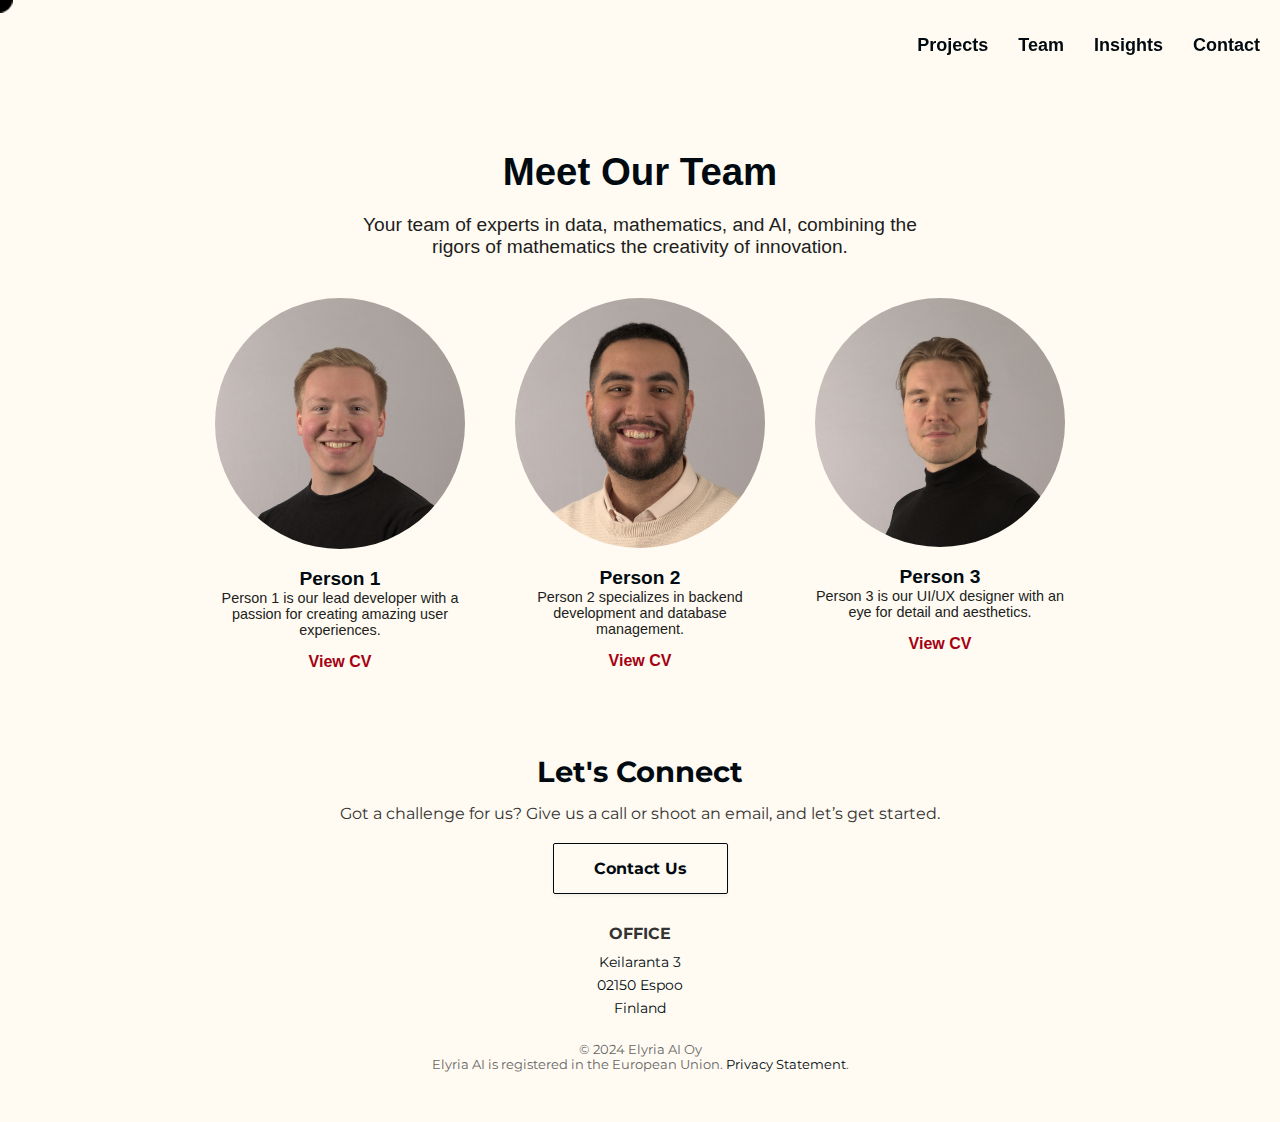
<file: about.html>
<!DOCTYPE html>
<html lang="en">
<head>
    <meta charset="UTF-8">
    <meta name="viewport" content="width=device-width, initial-scale=1.0">
    <title>About Us</title>
    <link rel="stylesheet" href="main.css">
    <link rel="stylesheet" href="about.css">
    <link rel="stylesheet" href="https://fonts.googleapis.com/css2?family=Montserrat:wght@300;400;600;700&display=swap">
</head>
<body>
    <div class="mouse-ball"></div>
    <header>
        <a href="index.html#hero" class="elyria-link">ELYRIA</a>
        <div class="menu-toggle">
            <span></span>
            <span></span>
            <span></span>
        </div>
        <nav class="main-nav">
            <ul>
                <li><a href="projects.html" class="nav-link">Projects</a></li>
                <li><a href="about.html" class="nav-link">Team</a></li>
                <li><a href="insights.html" class="nav-link">Insights</a></li>
                <li><a href="#footer-placeholder" class="nav-link">Contact</a></li>
            </ul>
        </nav>
    </header>

    <!-- About Us Section -->
    <section id="about-us" class="about-us-section">
        <h2 class="about-header">Meet Our Team</h2>
        <p class="about-introduction">
            Your team of experts in data, mathematics, and AI, combining the rigors of mathematics the creativity of innovation.
        </p>
        <div class="team">
            <div class="team-member">
                <img src="assets/mikko_pic.jpg" alt="Person 1">
                <h3>Person 1</h3>
                <p>Person 1 is our lead developer with a passion for creating amazing user experiences.</p>
                <a href="cv1.pdf" class="cv-link">View CV</a>
            </div>
            <div class="team-member">
                <img src="assets/aman_pic.jpg" alt="Person 2">
                <h3>Person 2</h3>
                <p>Person 2 specializes in backend development and database management.</p>
                <a href="cv2.pdf" class="cv-link">View CV</a>
            </div>
            <div class="team-member">
                <img src="assets/aarni_placeholder_pic.jpg" alt="Person 3">
                <h3>Person 3</h3>
                <p>Person 3 is our UI/UX designer with an eye for detail and aesthetics.</p>
                <a href="cv3.pdf" class="cv-link">View CV</a>
            </div>
        </div>
    </section>

    <div id="footer-placeholder"></div>

    <script>
        // JavaScript to load the footer
        fetch('footer.html')
            .then(response => response.text())
            .then(data => {
                document.getElementById('footer-placeholder').innerHTML = data;
            })
            .catch(error => console.error('Error loading footer:', error));
    </script>

    <script src="main.js"></script>
</body>
</html>
</file>
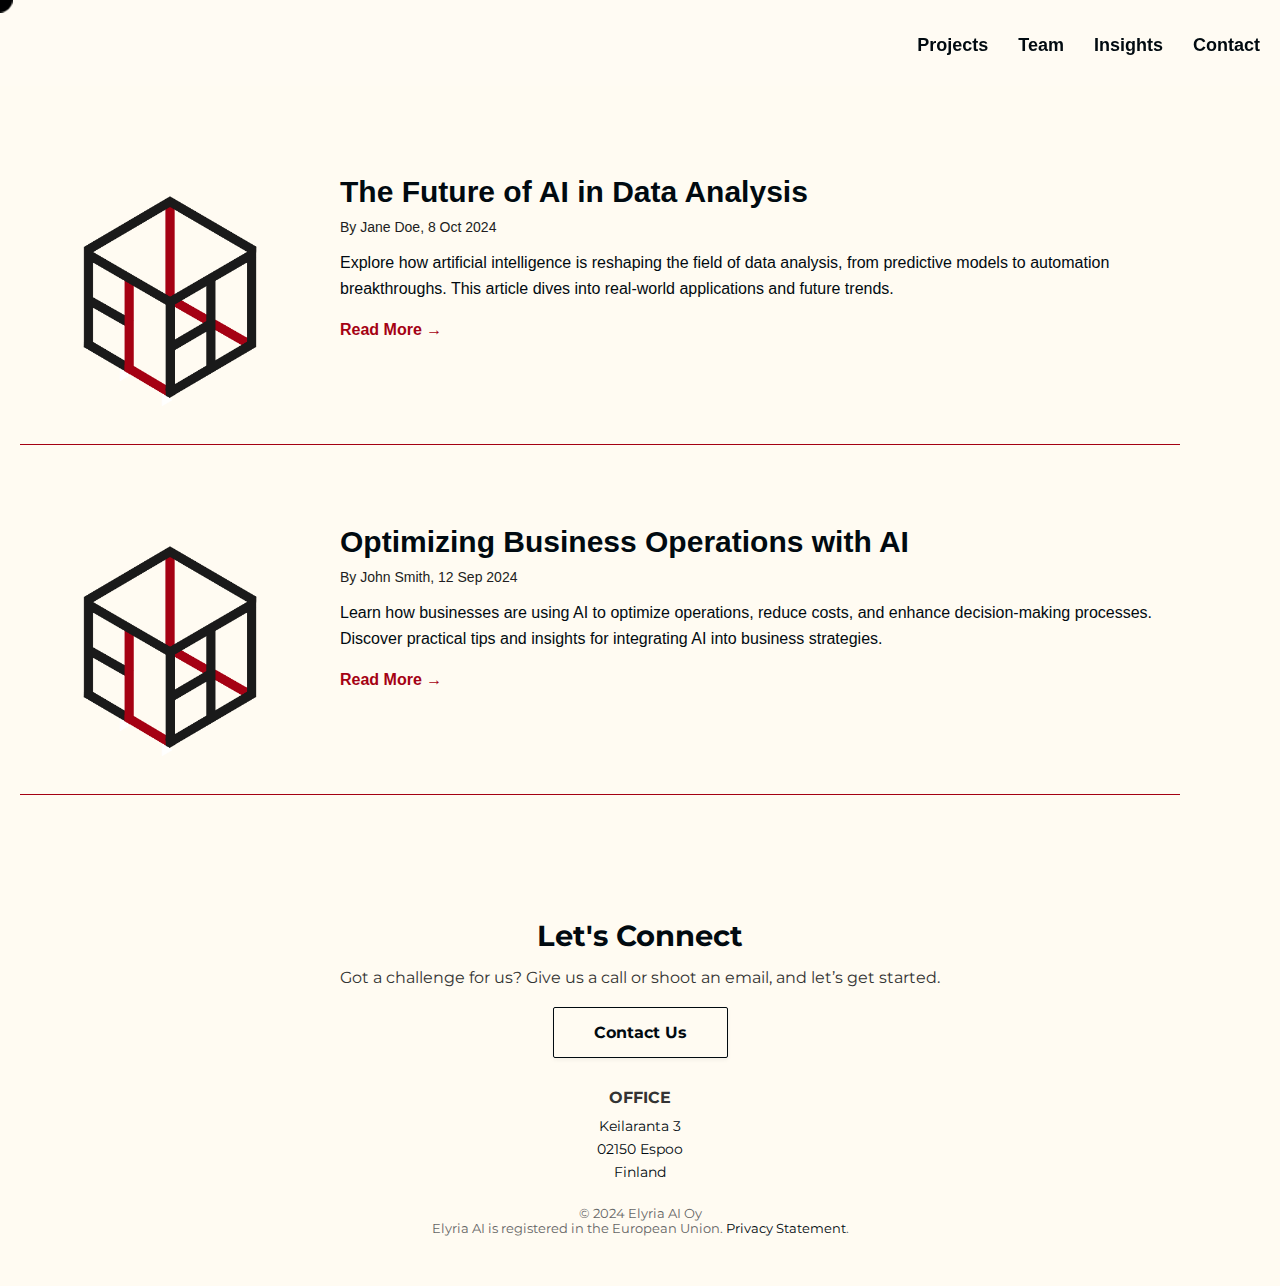
<file: insights.html>
<!DOCTYPE html>
<html lang="en">
<head>
    <meta charset="UTF-8">
    <meta name="viewport" content="width=device-width, initial-scale=1.0">
    <title>Insights</title>
    <link rel="stylesheet" href="main.css">
    <link rel="stylesheet" href="insights.css">
    <link rel="stylesheet" href="https://fonts.googleapis.com/css2?family=Montserrat:wght@300;400;600;700&display=swap">
</head>
<body>
    <div class="mouse-ball"></div>
    <header>
        <a href="index.html#hero" class="elyria-link">ELYRIA</a>
        <div class="menu-toggle">
            <span></span>
            <span></span>
            <span></span>
        </div>
        <nav class="main-nav">
            <ul>
                <li><a href="projects.html" class="nav-link">Projects</a></li>
                <li><a href="about.html" class="nav-link">Team</a></li>
                <li><a href="insights.html" class="nav-link">Insights</a></li>
                <li><a href="#footer-placeholder" class="nav-link">Contact</a></li>
            </ul>
        </nav>
    </header>

    <section class="insights-section">

        <div class="article-item">
            <div class="article-image">
                <img src="assets/elyria-logo.png" alt="Insight 1">
            </div>
            <div class="article-content">
                <h3 class="article-title">The Future of AI in Data Analysis</h3>
                <p class="article-meta">By Jane Doe, 8 Oct 2024</p>
                <p class="article-preview">Explore how artificial intelligence is reshaping the field of data analysis, from predictive models to automation breakthroughs. This article dives into real-world applications and future trends.</p>
                <a href="article1.html" class="read-more-link">Read More →</a>
            </div>
        </div>

        <div class="article-item">
            <div class="article-image">
                <img src="assets/elyria-logo.png" alt="Insight 2">
            </div>
            <div class="article-content">
                <h3 class="article-title">Optimizing Business Operations with AI</h3>
                <p class="article-meta">By John Smith, 12 Sep 2024</p>
                <p class="article-preview">Learn how businesses are using AI to optimize operations, reduce costs, and enhance decision-making processes. Discover practical tips and insights for integrating AI into business strategies.</p>
                <a href="article2.html" class="read-more-link">Read More →</a>
            </div>
        </div>
    </section>

    <div id="footer-placeholder"></div>

    <script>
        // JavaScript to load the footer
        fetch('footer.html')
            .then(response => response.text())
            .then(data => {
                document.getElementById('footer-placeholder').innerHTML = data;
            })
            .catch(error => console.error('Error loading footer:', error));
    </script>

    <script src="main.js"></script>
</body>
</html>
</file>
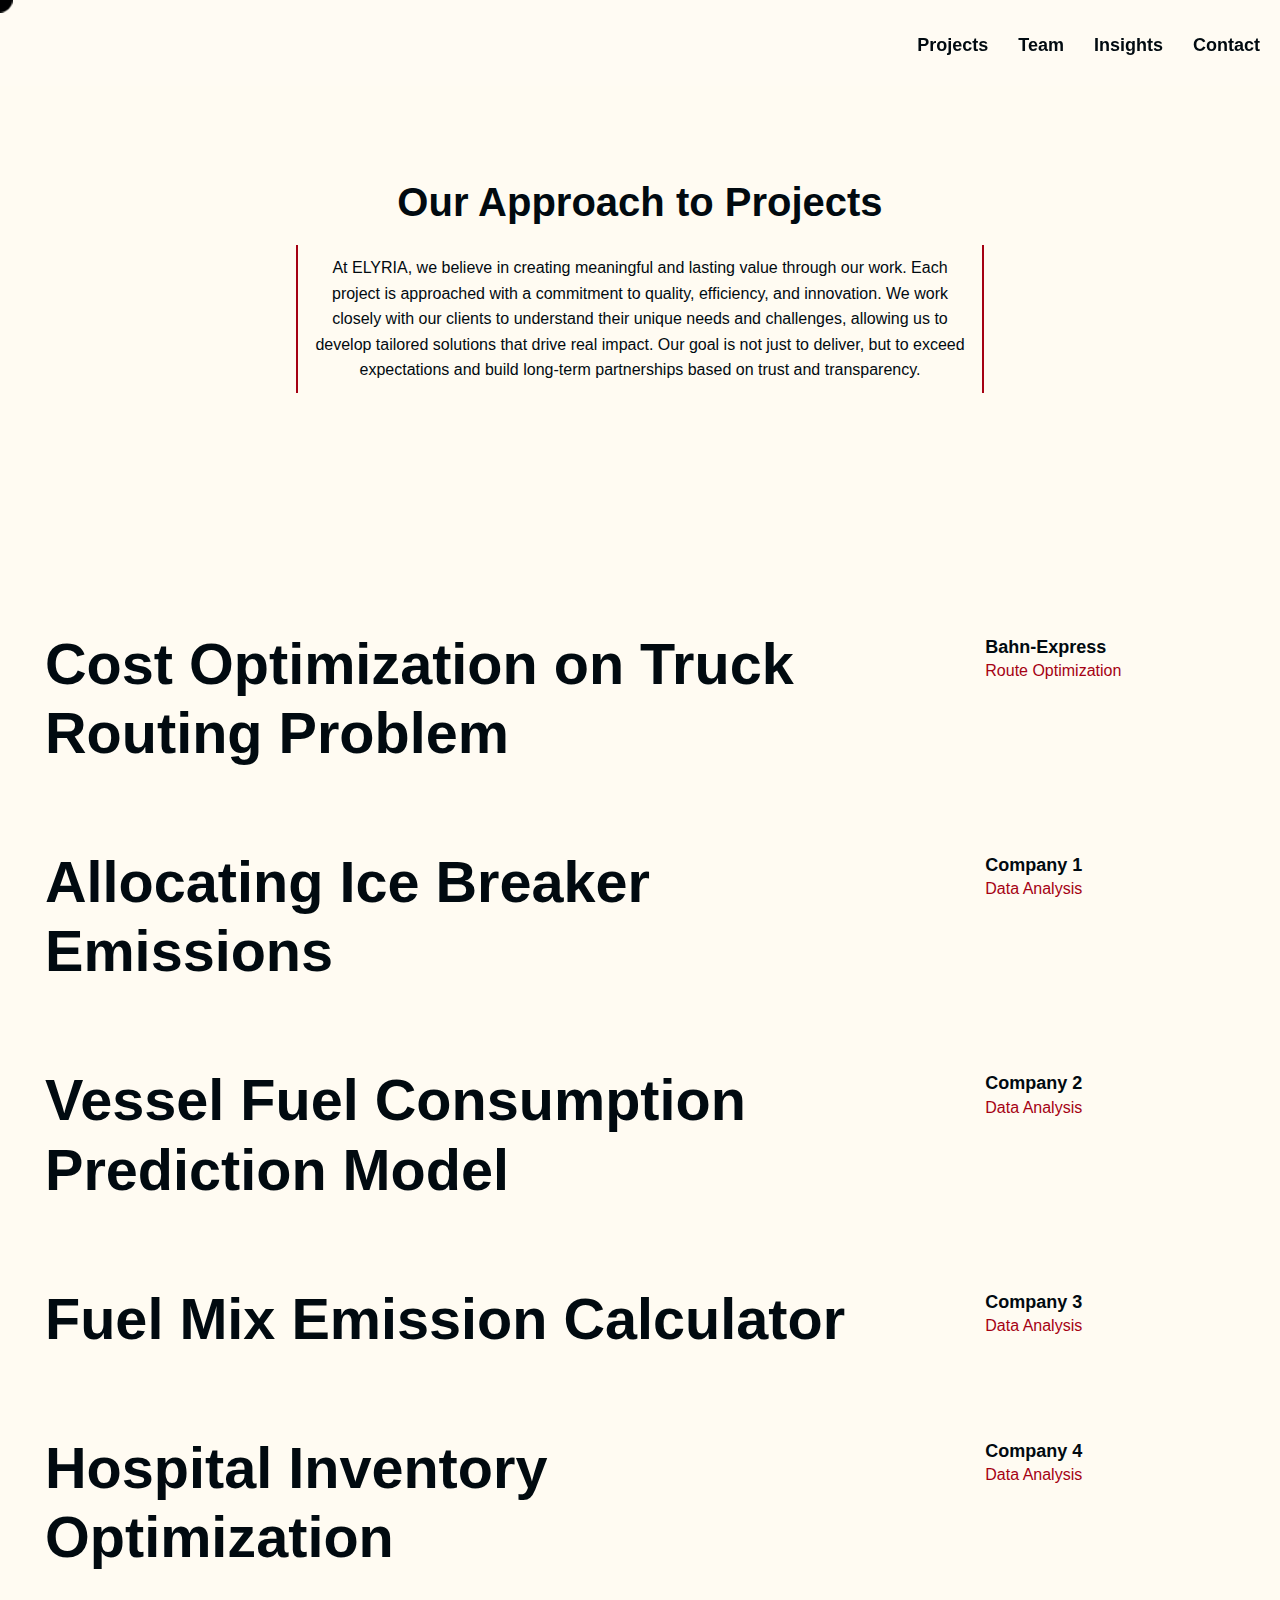
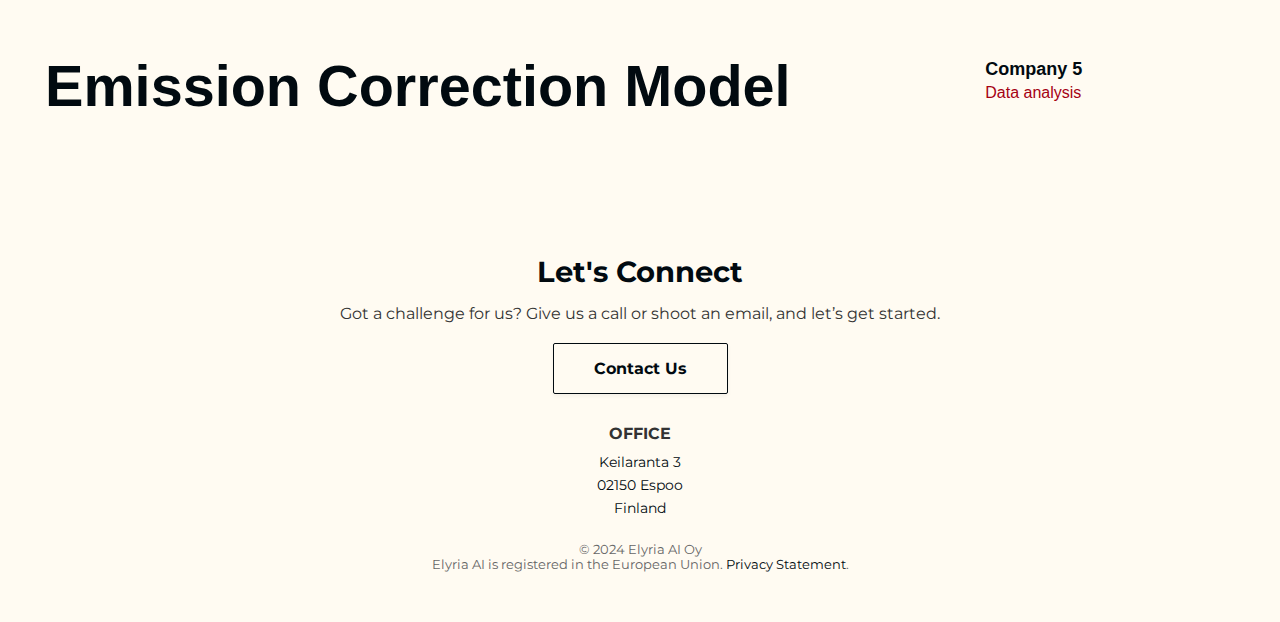
<file: projects.html>
<!DOCTYPE html>
<html lang="en">
<head>
    <meta charset="UTF-8">
    <meta name="viewport" content="width=device-width, initial-scale=1.0">
    <title>Our Work</title>
    <link rel="stylesheet" href="main.css">
    <link rel="stylesheet" href="projects.css">
    <link rel="stylesheet" href="https://fonts.googleapis.com/css2?family=Montserrat:wght@300;400;600;700&display=swap">
</head>
<body>
    <div class="mouse-ball"></div>
    <header>
        <a href="index.html#hero" class="elyria-link">ELYRIA</a>
        <div class="menu-toggle">
            <span></span>
            <span></span>
            <span></span>
        </div>
        <nav class="main-nav">
            <ul>
                <li><a href="projects.html" class="nav-link">Projects</a></li>
                <li><a href="about.html" class="nav-link">Team</a></li>
                <li><a href="insights.html" class="nav-link">Insights</a></li>
                <li><a href="#footer-placeholder" class="nav-link">Contact</a></li>
            </ul>
        </nav>
    </header>

    
    <section id="project-intro" class="project-intro-section">
        <h2 class="project-intro-header">Our Approach to Projects</h2>
        <div class="project-intro-content">
            <p>
                At ELYRIA, we believe in creating meaningful and lasting value through our work. 
                Each project is approached with a commitment to quality, efficiency, and innovation. 
                We work closely with our clients to understand their unique needs and challenges, 
                allowing us to develop tailored solutions that drive real impact. Our goal is not just to deliver, 
                but to exceed expectations and build long-term partnerships based on trust and transparency.
            </p>
        </div>
    </section>
    

    <!-- Projects Section -->
    <section id="projects" class="projects-section">

        <div class="project-item" id="project-6">
            <div class="project-title">Cost Optimization on Truck Routing Problem</div>
            <div class="project-info">
                <div class="company-name">Bahn-Express</div>
                <div class="work-summary">Route Optimization</div>
            </div>
        </div>

        <div class="project-item" id="project-1">
            <div class="project-title">Allocating Ice Breaker Emissions</div>
            <div class="project-info">
                <div class="company-name">Company 1</div>
                <div class="work-summary">Data Analysis</div>
            </div>
        </div>

        <div class="project-item" id="project-2">
            <div class="project-title">Vessel Fuel Consumption Prediction Model</div>
            <div class="project-info">
                <div class="company-name">Company 2</div>
                <div class="work-summary">Data Analysis</div>
            </div>
        </div>

        <div class="project-item" id="project-3">
            <div class="project-title">Fuel Mix Emission Calculator</div>
            <div class="project-info">
                <div class="company-name">Company 3</div>
                <div class="work-summary">Data Analysis</div>
            </div>
        </div>

        <div class="project-item" id="project-4">
            <div class="project-title">Hospital Inventory Optimization</div>
            <div class="project-info">
                <div class="company-name">Company 4</div>
                <div class="work-summary">Data Analysis</div>
            </div>
        </div>

        <div class="project-item" id="project-5">
    
            <div class="project-title">Emission Correction Model</div>

            <div class="project-info">
                <div class="company-name">Company 5</div>
                <div class="work-summary">Data analysis</div>
            </div>
        </div> 

    </section>

    <div id="footer-placeholder"></div>

    <script>
        // JavaScript to load the footer
        fetch('footer.html')
            .then(response => response.text())
            .then(data => {
                document.getElementById('footer-placeholder').innerHTML = data;
            })
            .catch(error => console.error('Error loading footer:', error));
    </script>

    <script src="main.js"></script>
</body>
</html>
</file>
<file: about.css>
.about-us-section {
    padding: 20px;
    padding-top: 150px;
    text-align: center;
    background-color: var(--floral-white); /* Optional background color */
    position: relative;
}

.about-header {
    font-size: 3vw;
    margin-bottom: 20px;
    color: var(--rich-black);
    font-weight: bold;
    position: relative;
    z-index: 30;
}

.about-introduction {
    max-width: 600px;
    margin: 0 auto 40px;
    font-size: 1.2em;
    color: var(--raisin-black);
    position: relative;
    z-index: 30;
}

.team {
    display: flex;
    flex-wrap: wrap;
    gap: 20px;
    justify-content: center;
    position: relative;
    z-index: 30;
}

.team-member {
    width: 250px;
    text-align: center;
    margin: 0 15px;
}

.team-member img {
    width: 100%;
    height: auto;
    border-radius: 50%;
    margin-bottom: 15px;
}

.team-member h3 {
    font-size: 1.2em;
    color: var(--rich-black);
}

.team-member p {
    font-size: 0.9em;
    color: var(--raisin-black);
    margin-bottom: 15px;
}

.cv-link {
    display: inline-block;
    color: var(--carmine);
    text-decoration: none;
    font-weight: bold;
}

.cv-link:hover {
    text-decoration: underline;
}








/* Mobile optimization for about-us-section */
@media (max-width: 768px) {
    .about-us-section {
        padding: 15px;
        padding-top: 100px; /* Adjust top padding for better fit */
        text-align: center;
    }

    .about-header {
        font-size: 6vw; /* Increase relative font size for smaller screens */
        margin-bottom: 15px;
    }

    .about-introduction {
        max-width: 90%; /* Allow text to take up more width */
        margin: 0 auto 30px; /* Reduce bottom margin */
        font-size: 1em; /* Reduce font size */
    }

    .team {
        flex-direction: column; /* Stack team members vertically */
        gap: 15px; /* Reduce gap between items */
    }

    .team-member {
        width: 90%; /* Adjust width to fit within screen */
        margin: 0 auto; /* Center align the items */
    }

    .team-member img {
        width: 80%; /* Reduce image size for mobile */
        margin-bottom: 10px;
    }

    .team-member h3 {
        font-size: 1em; /* Smaller heading size */
    }

    .team-member p {
        font-size: 0.85em; /* Reduce paragraph font size */
    }

    .cv-link {
        font-size: 0.9em; /* Adjust link font size */
    }
}
</file>
<file: insights.css>
/* Insights Section Styling */
.insights-section {
    max-width: 1200px;
    padding: 20px;
    padding-top: 15vh;
    position: relative;
}

.article-item {
    display: flex;
    margin-bottom: 40px;
    border-bottom: 1px solid var(--carmine);
    padding-bottom: 5px;
    position: relative;
    z-index: 10;
}

.article-image img {
    width: 300px;
    height: auto;
    border-radius: 10px;
    object-fit: cover;
    margin-right: 20px;
}

.article-content {
    flex: 1;
    margin-top: 40px;
}

.article-title {
    font-size: 30px;
    margin-bottom: 10px;
    color: var(--rich-black);
}

.article-meta {
    font-size: 14px;
    color: var(--raisin-black);
    margin-bottom: 15px;
}

.article-preview {
    font-size: 16px;
    line-height: 1.6;
    margin-bottom: 20px;
}

.read-more-link {
    text-decoration: none;
    color: var(--carmine);
    font-weight: bold;
}

.read-more-link:hover {
    text-decoration: underline;
}












/* Mobile optimization for insights section */
@media (max-width: 768px) {
    .insights-section {
        padding: 15px;
        margin: 80px auto 30px; /* Reduce margins */
    }

    .article-item {
        flex-direction: column; /* Stack items vertically */
        margin-bottom: 30px;
        padding-bottom: 15px;
    }

    .article-image img {
        width: 100%; /* Take full width for better fit */
        height: auto;
        margin-bottom: 15px; /* Add margin below for spacing */
    }

    .article-content {
        text-align: left; /* Align text to the left */
    }

    .article-title {
        font-size: 22px; /* Reduce font size */
        margin-bottom: 8px;
    }

    .article-meta {
        font-size: 12px; /* Smaller text for meta information */
        margin-bottom: 10px;
    }

    .article-preview {
        font-size: 14px; /* Smaller preview font */
        line-height: 1.4;
        margin-bottom: 15px;
    }

    .read-more-link {
        font-size: 14px; /* Adjust link font size */
    }
}
</file>
<file: projects.css>
.project-intro-section {
    padding: 20px;
    padding-top: 20vh;
    padding-bottom: 15vh;
    background-color: var(--floral-white);
    text-align: center;
    color: var(--rich-black);
    max-width: 900px;
    margin: 0 auto 40px;
    min-height: 60vh;
}

.project-intro-header {
    font-size: 2.5rem;
    font-weight: bold;
    margin-bottom: 20px;
    color: var(--rich-black);
    z-index: 10;
    position: relative;
}

/* Apply border styling only to the text content */
.project-intro-content {
    display: inline-block; /* Shrink to fit the content */
    padding: 10px;
    border-left: 2px solid var(--carmine);
    border-right: 2px solid var(--carmine);
    font-size: 1rem;
    line-height: 1.6;
    color: var(--rich-black);
    max-width: 80%;
    z-index: 10;
    position: relative;
}









.projects-section {
    width: 90%;
    z-index: 10;
    align-items: left;
}

/* Project item styling */
.project-item {
    display: flex;
    align-items: left;
    width: 100%;
    cursor: pointer;
    z-index: 10;
}

/* Right side: Company name and work summary */
.project-info {
    flex: 1;
    margin: 5px;
    text-align: top; 
    line-height: 1.4; /* Ensure consistent line height */
    z-index: 10;
}

.company-name {
    font-weight: bold;
    font-size: 18px;
    color: var(--rich-black);
    z-index: 10;
}

.work-summary {
    font-weight: normal;
    font-size: 16px;
    color: var(--carmine);
    z-index: 10;
}

.project-date {
    flex: 1;
    font-size: 18px; /* Ensure the font size matches other content */
    color: var(--carmine);
    z-index: 10;
}

/* Center: Project title */
.project-title {
    flex: 6; /* Make the title wider */
    text-align: top;
    font-size: 4.5vw; /* Match the large title size */
    font-weight: bold;
    color: var(--rich-black);
    line-height: 1.2; /* Ensure consistent line height */
    margin-right: 25px;
    padding-right: 60px;
    padding-bottom: 20px;
    z-index: 10;
}

.project-description {
    padding-bottom: 20px;
    padding-left: 30px;
    margin: 0; /* Remove default margins */
    width: calc(6 * 100% / 8); /* Set width similar to project title, adjust as necessary */
    font-size: 16px;
    line-height: 1.2; /* Ensure consistent line height */
    color: var(--rich-black);
    position: relative;
    z-index: 10;
    box-sizing: border-box;
}

.dimmed {
    opacity: 0.5; /* Adjust the opacity to make it more transparent */
    transition: opacity 0.3s ease; /* Smooth transition effect */
}












/* Mobile Styles for Project Intro and Projects Section */
@media (max-width: 768px) {
    /* Mobile Optimization for Project Introduction Section */
    .project-intro-section {
        padding: 30px 15px; /* Reduce padding for smaller screens */
        margin: 50px auto; /* Adjust margin to fit mobile layout */
        margin-top: 80px;
        max-width: 90%; /* Increase width to fill more of the screen */
        font-size: 16px; /* Decrease font size for better fit */
        line-height: 1.5; /* Adjust line height */
        box-shadow: 0 2px 8px rgba(165, 1, 19, 0.1); /* Subtle shadow for mobile */
        border-radius: 8px; /* Slightly adjust corner rounding */
    }

    /* Header Styling for Mobile */
    .project-intro-header {
        font-size: 1.8rem; /* Reduce header font size */
        margin-bottom: 15px; /* Adjust margin */
    }

    /* Content Styling for Mobile */
    .project-intro-content {
        padding: 8px 20px; /* Adjust padding for mobile */
        font-size: 0.9rem; /* Smaller font size */
        line-height: 1.4; /* Adjust line height */
    }

    .projects-section {
        width: 100%; /* Full width for mobile */
        padding: 0 10px; /* Add padding for better readability */
    }

    /* Project item styling */
    .project-item {
        flex-direction: column; /* Stack elements vertically on mobile */
        align-items: flex-start; /* Align content to the left */
        padding-bottom: 15px; /* Add space between project items */
    }

    .project-title {
        font-size: 6vw; /* Responsive font size */
        margin-right: 0; /* Remove right margin */
        padding-right: 0; /* Remove right padding */
        padding-bottom: 5px; /* Reduce padding */
    }

    .project-info {
        font-size: 14px; /* Reduce font size */
        line-height: 1.3; /* Adjust line height for better readability */
    }

    .company-name {
        font-size: 16px; /* Slightly smaller font size */
    }

    .work-summary {
        font-size: 14px; /* Smaller font size for mobile */
    }

    .project-date {
        font-size: 14px; /* Adjust font size */
        padding-bottom: 5px; /* Add spacing */
    }

    .project-description {
        padding-bottom: 15px;
        padding-left: 15px;
        width: 100%; /* Full width for mobile */
        font-size: 14px; /* Smaller font size */
    }
}
</file>
<file: main.css>
/* Reset default margins and paddings */
* {
    margin: 0;
    padding: 0;
    box-sizing: border-box;
}

/* Define the Color Palette */
/* Color Palette */
:root {
    --ue-red: #C10206; 
    --ue-red-rgb: 193, 2, 6; /* UE Red */
    --carmine: #A50113;
    --carmine-rgb: 165, 1, 19; 
    --floral-white: #FFFBF2;
    --floral-white-rgb: 255, 251, 242; /* Floral White */
    --chinese-white: #DFE2DB;
    --chinese-white-rgb: 223, 226, 219; /* Chinese White */
    --raisin-black: #211D21; 
    --raisin-black-rgb: 33, 29, 33; /* Raisin Black */
    --rich-black: #010A10; 
    --rich-black-rgb: 1, 10, 16; /* Rich Black [FOGRA29] */
}

/* Mouse Ball */
.mouse-ball {
    position: fixed;
    width: 25px;
    height: 25px;
    background-color: var(--floral-white); /* Use your preferred color */
    border-radius: 50%;
    pointer-events: none;
    z-index: 10000;
    transform: translate(-50%, -50%) scale(1); /* Default scale is 1 */
    transition: transform 0.08s ease; /* Keep only the scale transition */
    opacity: 1; /* Ensure the ball is fully visible */
    mix-blend-mode: difference; /* Apply blend mode */
}

#model-container {
    position: absolute;
    top: 5px;
    left: 10px;
    width: 100px;  /* Full viewport width */
    height: 100px; /* Full viewport height */
    display: flex;
    justify-content: center;
    align-items: center;
    overflow: hidden; /* Ensure no overflow */
    z-index: 20;
    opacity: 1; /* Start fully visible */
    transition: opacity 0.2s ease; /* Smooth fade transition */
    cursor: pointer;
}

/* Body Styles */
html, body {
    font-family: 'Helvetica Neue', Helvetica, Arial, sans-serif;
    background-color: var(--floral-white);
    color: var(--rich-black);
    height: 100%;
    margin: 0;
    padding: 0;
    z-index: 10;
    scroll-behavior: smooth;
}

/* General Header Styles */
header {
    display: flex;
    justify-content: center;
    align-items: center;
    padding-top: 20px;
    padding-bottom: 30px;
    padding-left: 15px;
    padding-right: 20px;
    position: fixed;
    top: 0;
    z-index: 100;
    width: 100%;
    background-color: rgba(var(--floral-white-rgb), 0.8); /* Semi-transparent off-white */
    backdrop-filter: blur(5px); /* Optional: Adds a blur effect for a glass-like feel */
}

/* Elyria Text Styling - Initially Hidden */
.elyria-link {
    display: none; /* Hidden initially */
    color: var(--rich-black);
    font-weight: bold;
    font-size: 2.5rem;
    position: absolute;
    top: 20px;
    left: 20px;
    text-decoration: none;
    z-index: 30; /* Make sure it's above the 3D model when visible */
    transition: opacity 0.2s ease;
    opacity: 1;
}

/* Styling for All Letters */
.elyria-link span {
    transition: color 0.2s ease;
    opacity: 1;
}

/* Styling for the Random Letter on Hover */
.elyria-link .highlighted {
    color: var(--carmine); /* Change color on hover */
}

/* Navigation Menu */
header nav {
    display: flex;
    align-items: center;
    margin-left: auto;
}

header nav ul {
    list-style: none;
    display: flex;
    gap: 30px; /* Space between navigation items */
    margin: 0;
    padding: 0;
    padding-top: 15px;
}

header nav ul li {
    text-align: center;
}

header nav ul li a.nav-link {
    color: var(--rich-black);
    text-decoration: none;
    font-weight: bold;
    font-size: 18px; /* Smaller font for a professional look */
    transition: color 0.3s ease;
}

/* Mobile Styles */
.menu-toggle {
    display: none;
}



/* Hero Section Styles */
.hero {
    position: relative;
    display: flex;
    justify-content: center;
    align-items: center;
    color: var(--rich-black);
    height: 107vh;
    width: 100%;
    overflow: hidden;
    text-align: left;
    background-color: var(--floral-white);
}


.hero-intro-text {
    font-size: 2rem;
    font-weight: 500;
    line-height: 1.2;
    max-width: 96%;
    margin: 0px;
    z-index: 20;
    position: absolute;
    bottom: calc(27.6vw + 20px); /* Place it above .hero-bottom-content */
    text-indent: 4em;
}


/* Hero Bottom Content - Full Width */
.hero-bottom-content {
    position: absolute;
    bottom: 0; /* Dynamic positioning */
    left: 0;
    right: 0;
    width: 100%;  /* Match the width of .hero */
    text-align: left;
    font-size: 27.6vw; /* Proportional to viewport */
    font-weight: bold;
    color: var(--rich-black);
    white-space: nowrap;
    overflow: visible; /* Ensure content doesn't get clipped */
    z-index: 10;
}

/* Adjust bottom for wider viewports */
@media (min-aspect-ratio: 16/9) {
    .hero-bottom-content {
        bottom: -10vh; /* Push it out of view when the aspect ratio is too wide */
    }
}

/* Hero Contact Section */
.hero-contact {
    display: none;
    position: absolute;
    bottom: 50%; 
    align-items: center;
    padding: 20px 20px;
    text-align: center;
    font-size: 16px;
    color: var(--carmine);
    max-width: 250px; /* Adjust as needed */
    z-index: 10;
}

.hero-contact a {
    color: inherit; /* Inherit the parent text color */
    text-decoration: none; /* Remove underline */
    font-family: inherit; /* Keep the same font */
    font-size: inherit; /* Keep the same size */
    transition: none; /* Remove any color transition */
}

.hero-contact p {
    margin: 5px 0; /* Space between each line */
    z-index: 10;
}



/* Intro Section Styling */
.intro-section {
    display: flex;
    justify-content: center;
    align-items: center;
    padding: 50px 20px;
    padding-top: 8vh;
    padding-bottom: 8vh;
    margin: 150px auto;
    max-width: 800px;
    color: var(--rich-black);
    font-size: 18px;
    line-height: 1.8;
    box-shadow: 0 4px 16px rgba(165, 1, 19, 0.1); /* Subtle shadow for depth */
    border-radius: 10px; /* Slightly rounded corners */
    text-align: center;
    position: relative;
    z-index: 10;
}

/* Remove unwanted pseudo-element */
.intro-section::after {
    content: none; /* Remove any unintended pseudo-element */
}

/* Paragraph Styling */
.intro-section p {
    margin: 0;
    padding: 0 15px;
    z-index: 10;
    position: relative;
}



.chapter-break {
    height: 1px;
    margin: 5px auto;
    z-index: 10;
}

.chapter-break-date {
    height: 1px;
    margin: 2px auto;
    width: 80%;
    z-index: 10;
}




.projects-section {
    padding: 20px;
    width: 100%;
    z-index: 10;
    align-items: left;
}

/* Style for Projects Header */
.projects-header {
    font-size: 10vw; /* Large text */
    font-weight: bold;
    position: relative; /* Absolute positioning */
    top: 0;
    left: 0; /* Place at top-left corner */
    margin: 15px; /* Add spacing from the edges */
    color: var(--rich-black); /* Use appropriate color */
    z-index: 15; /* Ensure it's above the cards */
    margin-bottom: 60px;
}

/* Project item styling */
.project-item {
    display: flex;
    align-items: left;
    width: 95%;
    padding: 30px 0;
    cursor: pointer;
    z-index: 10;
}

/* Right side: Company name and work summary */
.project-info {
    flex: 1;
    margin: 5px;
    line-height: 1.4; /* Ensure consistent line height */
    z-index: 10;
}

.company-name {
    font-weight: bold;
    font-size: 18px;
    color: var(--rich-black);
    z-index: 10;
}

.work-summary {
    font-weight: normal;
    font-size: 16px;
    color: var(--carmine);
    z-index: 10;
}

.project-date {
    flex: 1;
    font-size: 18px; /* Ensure the font size matches other content */
    color: var(--carmine);
    z-index: 10;
}

/* Center: Project title */
.project-title {
    flex: 6; /* Make the title wider */
    text-align: top;
    font-size: 2.5rem; /* Match the large title size */
    font-weight: bold;
    color: var(--rich-black);
    line-height: 1.2; /* Ensure consistent line height */
    margin-right: 25px;
    padding-left: 25px;
    z-index: 10;
}

.project-description {
    padding-bottom: 20px;
    padding-left: 25px;
    margin: 0; /* Remove default margins */
    width: calc(6 * 100% / 8); /* Set width similar to project title, adjust as necessary */
    font-size: 16px;
    line-height: 1.2; /* Ensure consistent line height */
    color: var(--rich-black);
    position: relative;
    z-index: 10;
    box-sizing: border-box;
}

.dimmed {
    opacity: 0.5; /* Adjust the opacity to make it more transparent */
    transition: opacity 0.3s ease; /* Smooth transition effect */
}

/* View All Link Styling */
.view-all-container {
    text-align: center;
    margin-top: 20px;
    z-index: 100;
    position: relative;
}

.view-all-link {
    font-size: 18px;
    color: var(--rich-black);
    text-decoration: none;
    font-weight: bold;
    transition: color 0.3s ease;
    z-index: 100;
}

.view-all-link:hover {
    color: var(--carmine); /* Optional hover effect */
}







/* Logo Container Styling */
.logos-section {
    display: flex;
    align-items: center;
    max-width: 100%;
    position: relative;
    padding-top: 160px;
    padding-bottom: 100px;
    padding-left: 20px;
    padding-right: 20px;
    perspective: 1000px;
    z-index: 10;
}

.logo-container {
    width: 90%; /* Smaller width */
    align-items: center;
    position: relative;
    transform-style: preserve-3d;
    transition: transform 0.8s;
}

.logo-container.clicked {
    transform: rotateY(180deg);
}

/* Front of the Logo */
.logo-front, .logo-back {
    position: absolute;
    width: 100%;
    height: 100%;
    backface-visibility: hidden;
    display: flex;
    align-items: center;
    justify-content: center;
    border-radius: 10px;
}

.logo-front img {
    width: 100%;
    height: auto;
    filter: blur(1px); /* Apply initial blur */
    opacity: 1; /* Lower initial opacity */
    transition: filter 0.2s ease, opacity 0.2s ease, transform 0.2s ease;
    transform: scale(0.95); /* Slightly smaller initially */
}

/* On hover, remove blur, increase opacity, and scale up */
.logo-front img:hover {
    filter: blur(0px); /* Remove blur */
    opacity: 1; /* Fully visible */
    transform: scale(1.05); /* Slightly enlarge on hover */
}

.logo-back {
    background-color: var(--floral-white); 
    color: var(--rich-black); 
    transform: rotateY(180deg);
    padding: 5px;
    text-align: center;
    font-family: 'Dancing Script', cursive; /* or whichever font you chose */
    font-size: 1.2rem;
    color: var(--carmine); /* Adjust color as needed */
}








/* Insights Section Styling */
.insights-section {
    max-width: 1200px;
    padding: 20px;
    padding-top: 5vh;
    position: relative;
    z-index: 10;
}

.article-item {
    display: flex;
    margin-bottom: 40px;
    border-bottom: 1px solid var(--carmine);
    padding-bottom: 20px;
    position: relative;
}

.article-image img {
    width: 300px;
    height: auto;
    border-radius: 10px;
    object-fit: cover;
    margin-right: 20px;
}

.article-content {
    flex: 1;
    margin-top: 40px;
}

.article-title {
    font-size: 2rem;
    margin-bottom: 10px;
    color: var(--rich-black);
}

.article-meta {
    font-size: 14px;
    color: var(--raisin-black);
    margin-bottom: 15px;
}

.article-preview {
    font-size: 16px;
    line-height: 1.6;
    margin-bottom: 20px;
}

.read-more-link {
    text-decoration: none;
    color: var(--carmine);
    font-weight: bold;
}

.read-more-link:hover {
    text-decoration: underline;
}




/* Contact Section Styling */
.contact-section {
    padding: 80px 20px;
    text-align: center;
    position: relative;
    z-index: 10;
}

.contact-content {
    max-width: 800px; /* Limit width for better readability */
    margin: 0 auto;
    padding: 40px;
    box-shadow: 0 8px 16px rgba(0, 0, 0, 0.05); /* Subtle shadow */
    position: relative;
    z-index: 10;
}

.contact-content h2 {
    font-size: 34px;
    margin-bottom: 20px;
    color: var(--rich-black);
    font-weight: bold;
}

.contact-content p {
    font-size: 18px;
    line-height: 1.6;
    color: var(--rich-black);
    margin-bottom: 30px;
}

/* Contact Button */
.contact-button {
    display: inline-block;
    padding: 15px 40px;
    background-color: var(--floral-white); /* White background */
    color: var(--rich-black); /* Black text */
    font-size: 16px;
    font-weight: bold;
    text-decoration: none;
    border-radius: 2px; /* Slightly rounded edges */
    border: 0.5px solid var(--rich-black); /* Thin black outline */
    box-shadow: 0 2px 4px rgba(0, 0, 0, 0.05); /* Small subtle shadow */
    transition: color 0.3s ease, box-shadow 0.3s ease;
}

.contact-button:hover {
    color: var(--ue-red); /* Red text on hover */
    box-shadow: 0 4px 8px rgba(0, 0, 0, 0.1); /* Slightly larger shadow on hover */
}




/* Responsive Styles */
@media (max-width: 768px) {

    .mouse-ball {
        display: none; /* Hide the mouse ball on mobile devices */
    }

    #model-container {
        top: 0px;
        left: 0px;
    }

    header {
        display: flex;
        justify-content: center;
        align-items: center;
        padding-top: 10px;
        padding-bottom: 50px;
        position: fixed;
        top: 0;
        z-index: 100;
        width: 100%;
        background-color: rgba(var(--floral-white-rgb), 0.8); /* Semi-transparent off-white */
        backdrop-filter: blur(5px); /* Optional: Adds a blur effect for a glass-like feel */
    }

    /* Hero Contact Section */
    .hero-contact {
        bottom: 24%;
    }

    /* Style the ELYRIA link in the top left corner */
    .elyria-link {
        display: block;
        position: absolute;
        left: 20px;
        top: 20px;
        font-size: 24px;
        font-weight: bold;
        color: var(--rich-black);
        text-decoration: none;
        z-index: 10;
    }

    /* Make hamburger menu always visible */
    .menu-toggle {
        display: block; /* Always visible */
        position: absolute;
        right: 20px;
        top: 20px;
        width: 30px;
        height: 22px;
        cursor: pointer;
        z-index: 102;
        display: flex;
        flex-direction: column;
        justify-content: space-between;
    }

    /* Hamburger bars */
    .menu-toggle span {
        display: block;
        height: 3px;
        background-color: var(--rich-black);
        width: 100%;
        border-radius: 2px;
        transition: all 0.3s ease;
    }

    /* Hide the nav by default */
    .main-nav {
        display: none; /* Hidden until toggle */
        position: absolute;
        top: 50px;
        left: 0;
        right: 0;
        width: 100%;
        text-align: center; /* Center the text */
        background-color: rgba(var(--floral-white-rgb), 0.8); /* Semi-transparent background */
        padding: 20px 0;
        z-index: 100;
    }

    /* Show nav when toggle is clicked */
    .show-nav .main-nav {
        display: block;
    }

    /* Center the nav links */
    header nav ul {
        list-style: none;
        display: flex;
        flex-direction: column; /* Stack the links vertically */
        justify-content: center;
        align-items: center;
        margin: 0;
        padding: 0;
    }

    /* Individual link styles */
    header nav ul li {
        margin-bottom: 10px; /* Add spacing between links */
    }

    header nav ul li a.nav-link {
        font-size: 30px;
        text-align: center;
        color: var(--rich-black);
        text-decoration: none;
        font-weight: bold;
    }

    /* Hamburger menu active state */
    .menu-toggle.active span:nth-child(1) {
        transform: rotate(45deg) translate(5px, 5px);
    }

    .menu-toggle.active span:nth-child(2) {
        opacity: 0;
    }

    .menu-toggle.active span:nth-child(3) {
        transform: rotate(-45deg) translate(5px, -5px);
    }





    .hero {
        height: 100vh; 
        padding: 20px; /* Add padding for spacing */
        text-align: center; /* Center-align content */
    }

    .hero-bottom-content {
        font-size: 27vw; /* Reduce font size for mobile */
        text-align: center; /* Center-align text */
        padding: 30px 0px; /* Add padding around the text */
        margin-bottom: calc(env(safe-area-inset-bottom) + 15px); /* Ensure spacing above the browser UI */
        white-space: normal; /* Allow text to wrap */
    }

    .hero-contact {
        position: absolute; /* Change position to relative for better stacking */
        text-align: right; /* Center the contact section */
        margin: 20px auto; /* Center-align with margin */
        padding: 10px 15px; /* Smaller padding */
        max-width: 80%; /* Take up more space for readability */
        font-size: 14px; /* Reduce font size for smaller screens */
    }

    .hero-contact p {
        margin: 5px 0; /* Keep space between lines */
    }

    .hero-intro-text {
        font-size: 1.5rem;
        font-weight: 500;
        line-height: 1.2;
        text-align: left;
        margin-bottom: calc(env(safe-area-inset-bottom) + 15px + 8vw) ;
    }



    .intro-section {
        font-size: 14px; /* Smaller font size for mobile */
        line-height: 1.4; /* Adjust line height for better readability */
        max-width: 100%; /* Allow the section to take more screen width */
        margin-top: 20px;
        margin-bottom: 100px;
        margin-left: 20px;
        margin-right: 20px;
    }

    .intro-section::after {
        height: 1.5px; /* Slightly thinner line for mobile */
        width: 90%; /* Reduce width for better fit */
        left: 5%; /* Center the line */
    }


    /* Adjust Projects Section Padding */
    .projects-section {
        padding: 10px 15px; /* Reduce padding for mobile */
    }

    /* Style for Projects Header */
    .projects-header {
        font-size: 12vw; /* Reduce font size for mobile */
        margin-bottom: 30px; /* Reduce space below header */
        text-align: center; /* Center-align the header */
    }

    /* Project item styling */
    .project-item {
        flex-direction: column; /* Stack items vertically */
        align-items: flex-start; /* Align items to the left */
        padding: 15px 0; /* Reduce padding for mobile */
    }

    /* Right side: Company name and work summary */
    .project-info {
        text-align: left; /* Keep text aligned to the left */
        padding-left: 10px; /* Add padding for spacing */
        font-size: 16px; /* Reduce font size for readability */
    }

    .company-name {
        font-size: 16px; /* Reduce font size */
    }

    .work-summary {
        font-size: 14px; /* Reduce font size */
    }

    /* Center: Project title */
    .project-title {
        font-size: 6vw; /* Larger font size but fits mobile screens */
        margin-right: 0; /* Remove right margin for better fit */
        padding: 5px 15px; /* Add padding for spacing */
    }

    .projects-header {
        font-size: 12vw;
    }

    /* Hide project date on mobile */
    .project-date {
        font-size: 16px; /* Hide date */
    }

    /* Project description styling */
    .project-description {
        width: 100%; /* Full width for mobile */
        margin-left: 0; /* Reset left margin */
        padding: 10px 15px; /* Add padding for spacing */
        font-size: 14px; /* Adjust font size for readability */
        line-height: 1.5; /* Increase line height for readability */
    }



     /* Adjust section padding for mobile */
     .info1-section {
        padding: 10px 0;
    }

    /* Full-width boxes on mobile */
    .info1-box {
        width: 90%; /* Make the boxes take up more width on smaller screens */
        padding: 5px; /* Reduce padding */
    }

    /* Header font size for mobile */
    .info1-box h2 {
        font-size: 28px; /* Slightly smaller for mobile */
        margin-bottom: 12px;
    }

    /* Text size and line height for mobile */
    .info1-box p {
        font-size: 12px; /* Smaller text size for mobile */
        line-height: 1.4; /* Increase line height for readability */
    }






    .logos-section {
        flex-wrap: wrap;
        gap: 10px; /* Space between logos when wrapping */
        justify-content: center;
        padding: 20px; /* Reduce padding for mobile */
    }

    .logo-image {
        max-width: 100px; /* Slightly smaller logos for smaller screens */
    }





    .insights-section {
        padding: 15px;
        margin: 80px auto 30px; /* Reduce margins */
    }

    .article-item {
        flex-direction: column; /* Stack items vertically */
        margin-bottom: 30px;
        padding-bottom: 15px;
    }

    .article-image img {
        width: 100%; /* Take full width for better fit */
        height: auto;
        margin-bottom: 15px; /* Add margin below for spacing */
    }

    .article-content {
        text-align: left; /* Align text to the left */
    }

    .article-title {
        font-size: 22px; /* Reduce font size */
        margin-bottom: 8px;
    }

    .article-meta {
        font-size: 12px; /* Smaller text for meta information */
        margin-bottom: 10px;
    }

    .article-preview {
        font-size: 14px; /* Smaller preview font */
        line-height: 1.4;
        margin-bottom: 15px;
    }

    .read-more-link {
        font-size: 14px; /* Adjust link font size */
    }



    .contact-content {
        max-width: 100%; /* Take full width on mobile */
        padding: 20px; /* Reduce padding on smaller screens */
    }

    .contact-content h2 {
        font-size: 24px; /* Smaller font size for headers on mobile */
    }

    .contact-content p {
        font-size: 14px; /* Reduce paragraph font size for mobile */
        line-height: 1.4; /* Adjust line height */
    }

    .contact-button {
        font-size: 14px; /* Make the button text smaller */
        padding: 10px 20px; /* Smaller button padding for mobile */
    }



    .site-footer {
        flex-direction: column;
        text-align: center;
        padding: 20px;
    }

    .footer-left,
    .footer-right {
        align-items: center;
    }

    .footer-right {
        margin-top: 15px; /* Add spacing between logo and contact info */
        align-items: center;
    }
}



/* ------------------------------ */
/* ----------- FOOTER ----------- */
/* ------------------------------ */


/* Footer Styles */
.site-footer {
    padding: 50px 20px;
    padding-top: 7vh;
    text-align: center;
    background-color: var(--floral-white); /* Adjust background as needed */
    color: var(--rich-black);
    font-family: 'Montserrat', sans-serif;
}

.footer-content {
    max-width: 800px;
    position: relative;
    margin: 0 auto;
    z-index: 100;
}

.footer-heading {
    font-size: 1.8em;
    font-weight: bold;
    margin-bottom: 15px;

}

.footer-description {
    font-size: 1em;
    margin-bottom: 20px;
    color: #333; /* Adjust color as needed */
    z-index: 100;
}

.footer-locations {
    display: flex;
    justify-content: center;
    margin-top: 30px;
}

.location {
    margin: 0 20px;
    text-align: center;
}

.location h3 {
    font-size: 1em;
    font-weight: bold;
    margin-bottom: 10px;
    color: #333;
}

.location p {
    margin: 5px 0;
    font-size: 0.9em;
}

.footer-bottom {
    font-size: 0.8em;
    color: #666;
    margin-top: 20px;
}

.footer-bottom a {
    color: var(--rich-black);
    text-decoration: none;
}

.footer-bottom a:hover {
    text-decoration: underline;
}
</file>
